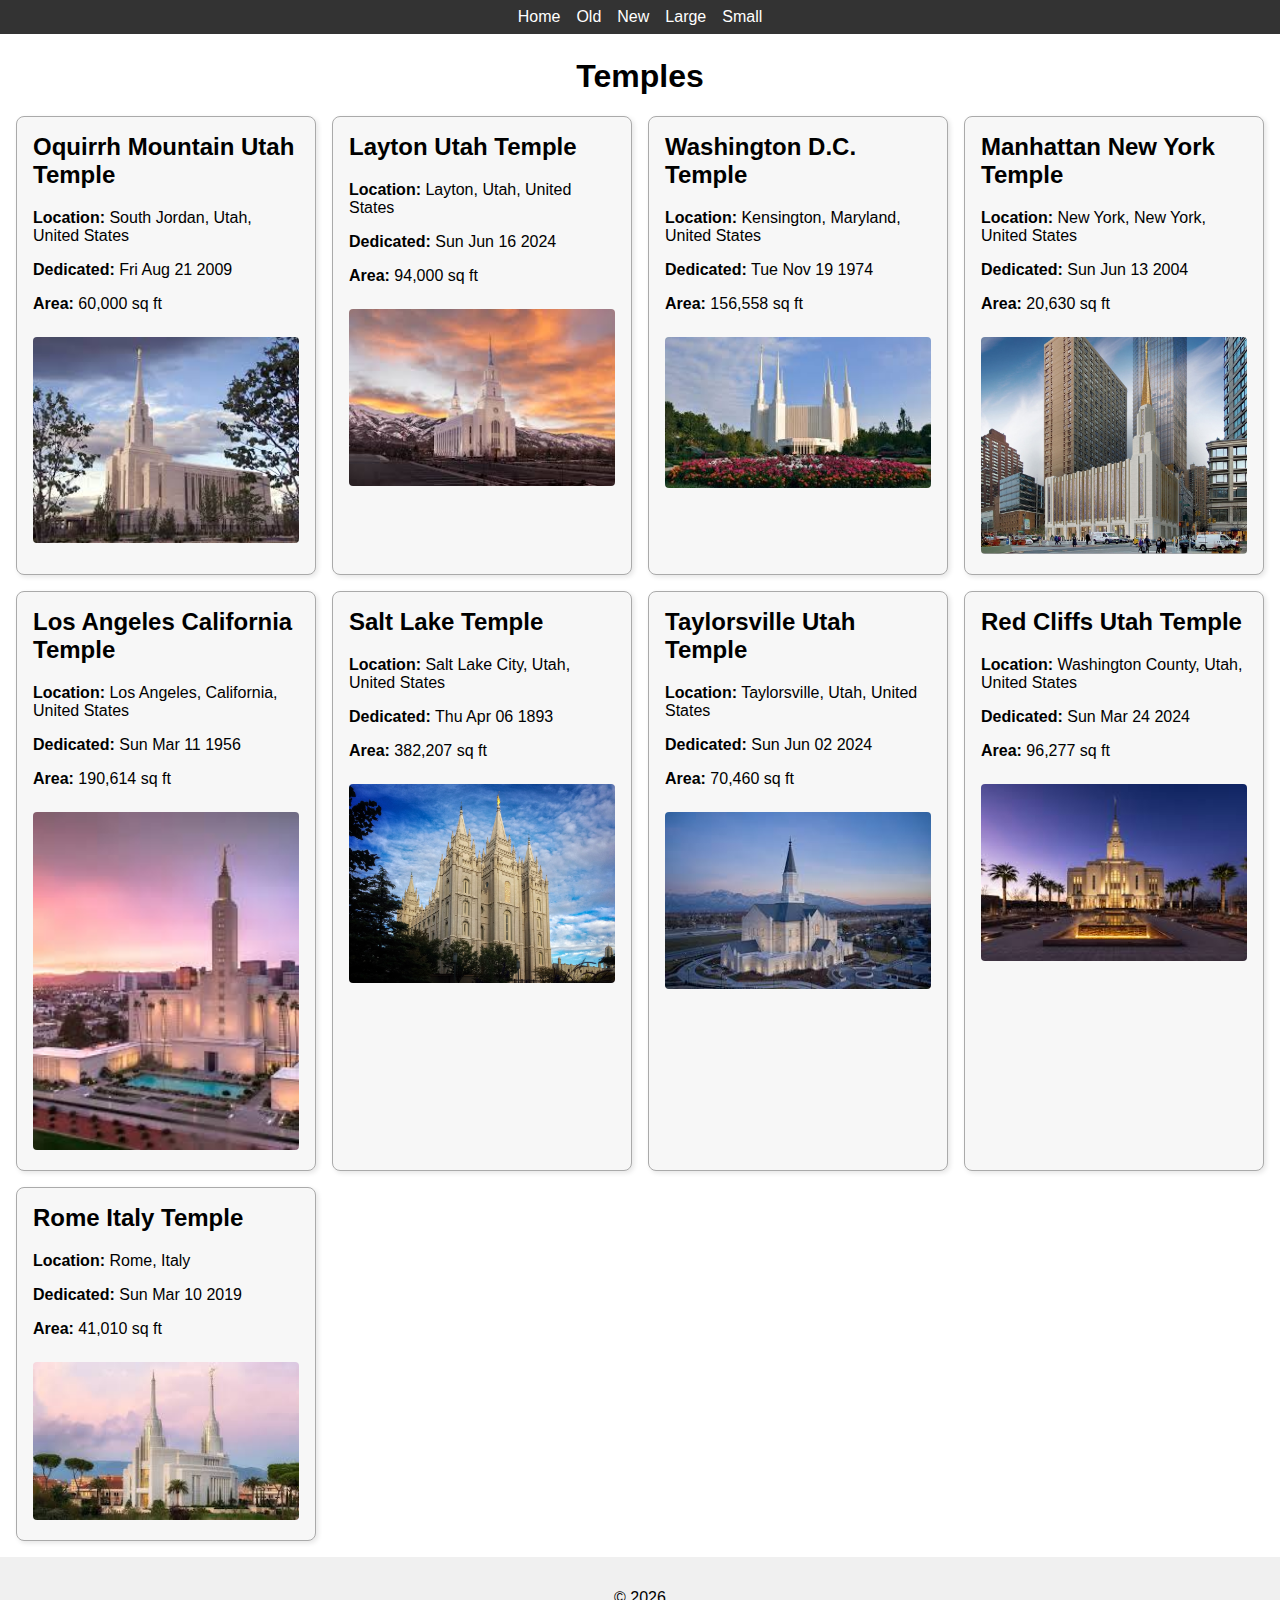
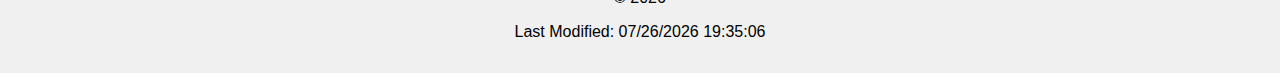
<file: filtered-temples.html>
<!DOCTYPE html>
<html lang="en">
<head>
  <meta charset="UTF-8" />
  <meta name="viewport" content="width=device-width, initial-scale=1.0"/>
  <title>Filtered Temples</title>
  <link rel="stylesheet" href="styles/filtered-temples.css" />
</head>
<body>
  <header>
    <nav>
      <ul>
        <li><a href="#" id="nav-home">Home</a></li>
        <li><a href="#" id="nav-old">Old</a></li>
        <li><a href="#" id="nav-new">New</a></li>
        <li><a href="#" id="nav-large">Large</a></li>
        <li><a href="#" id="nav-small">Small</a></li>
      </ul>
    </nav>
  </header>

  <main>
    <h1>Temples</h1>
    <div id="temple-cards" class="temple-grid">
    </div>
  </main>

  <footer>
    <p>&copy; <span id="currentyear"></span></p>
    <p id="lastModified"></p>
  </footer>

  <script src="scripts/filtered-temples.js"></script>
</body>
</html>
</file>
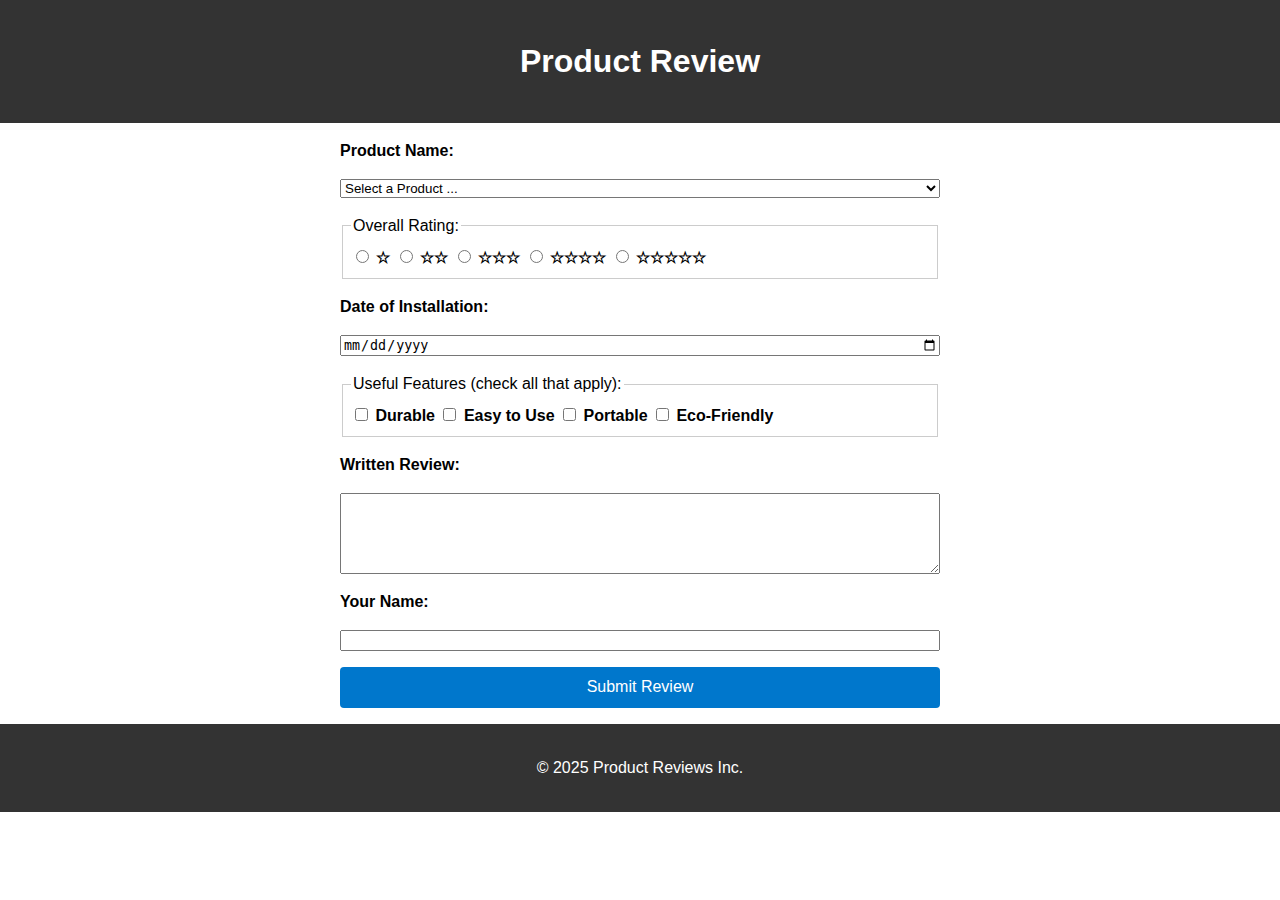
<file: form.html>
<!DOCTYPE html>
<html lang="en">
<head>
  <meta charset="UTF-8">
  <meta name="viewport" content="width=device-width, initial-scale=1.0">
  <title>Product Review Form</title>
  <link rel="stylesheet" href="styles/form.css">
  <script defer src="scripts/form.js"></script>
</head>
<body>
  <header>
    <h1>Product Review</h1>
  </header>

  <main>
    <form method="get" action="review.html">
      <label for="product">Product Name:</label>
      <select id="product" name="product" required>
        <option value="" disabled selected>Select a Product ...</option>
      </select>

      <fieldset>
        <legend>Overall Rating:</legend>
        <label><input type="radio" id="rating1" name="rating" value="1" required> ☆</label>
        <label><input type="radio" id="rating2" name="rating" value="2"> ☆☆</label>
        <label><input type="radio" id="rating3" name="rating" value="3"> ☆☆☆</label>
        <label><input type="radio" id="rating4" name="rating" value="4"> ☆☆☆☆</label>
        <label><input type="radio" id="rating5" name="rating" value="5"> ☆☆☆☆☆</label>
      </fieldset>

      <label for="install-date">Date of Installation:</label>
      <input type="date" id="install-date" name="installDate" required>

      <fieldset>
        <legend>Useful Features (check all that apply):</legend>
        <label><input type="checkbox" id="feature1" name="features" value="durable"> Durable</label>
        <label><input type="checkbox" id="feature2" name="features" value="easy"> Easy to Use</label>
        <label><input type="checkbox" id="feature3" name="features" value="portable"> Portable</label>
        <label><input type="checkbox" id="feature4" name="features" value="eco"> Eco-Friendly</label>
      </fieldset>

      <label for="review">Written Review:</label>
      <textarea id="review" name="review" rows="5"></textarea>

      <label for="username">Your Name:</label>
      <input type="text" id="username" name="username">

      <input type="submit" value="Submit Review">
    </form>
  </main>

  <footer>
    <p>&copy; 2025 Product Reviews Inc.</p>
  </footer>
</body>
</html>
</file>
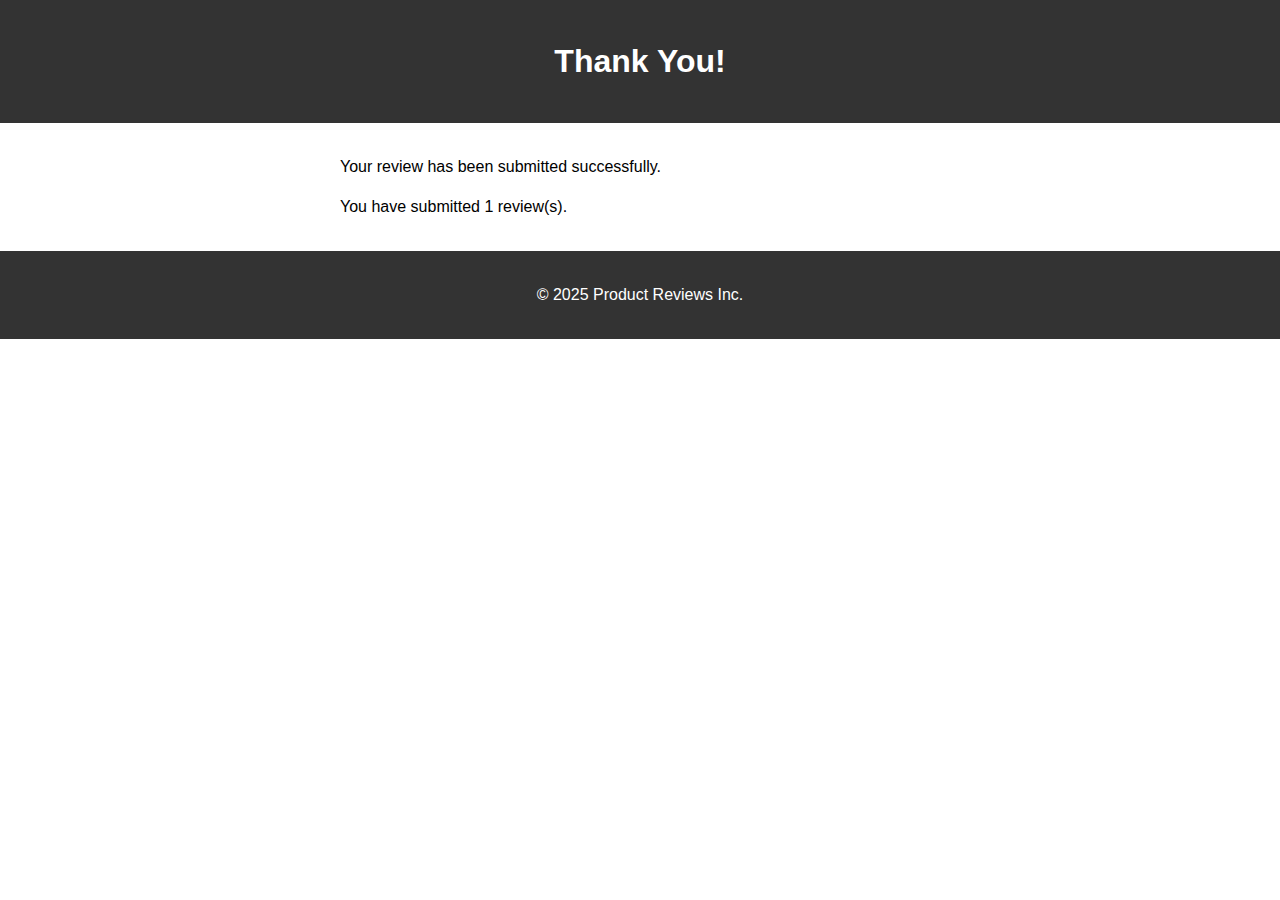
<file: review.html>
<!DOCTYPE html>
<html lang="en">
<head>
  <meta charset="UTF-8">
  <meta name="viewport" content="width=device-width, initial-scale=1.0">
  <title>Review Confirmation</title>
  <link rel="stylesheet" href="styles/form.css">
  <script defer src="scripts/review.js"></script>
</head>
<body>
  <header>
    <h1>Thank You!</h1>
  </header>

  <main>
    <p>Your review has been submitted successfully.</p>
    <p>You have submitted <span id="reviewCount">0</span> review(s).</p>
  </main>

  <footer>
    <p>&copy; 2025 Product Reviews Inc.</p>
  </footer>
</body>
</html>
</file>
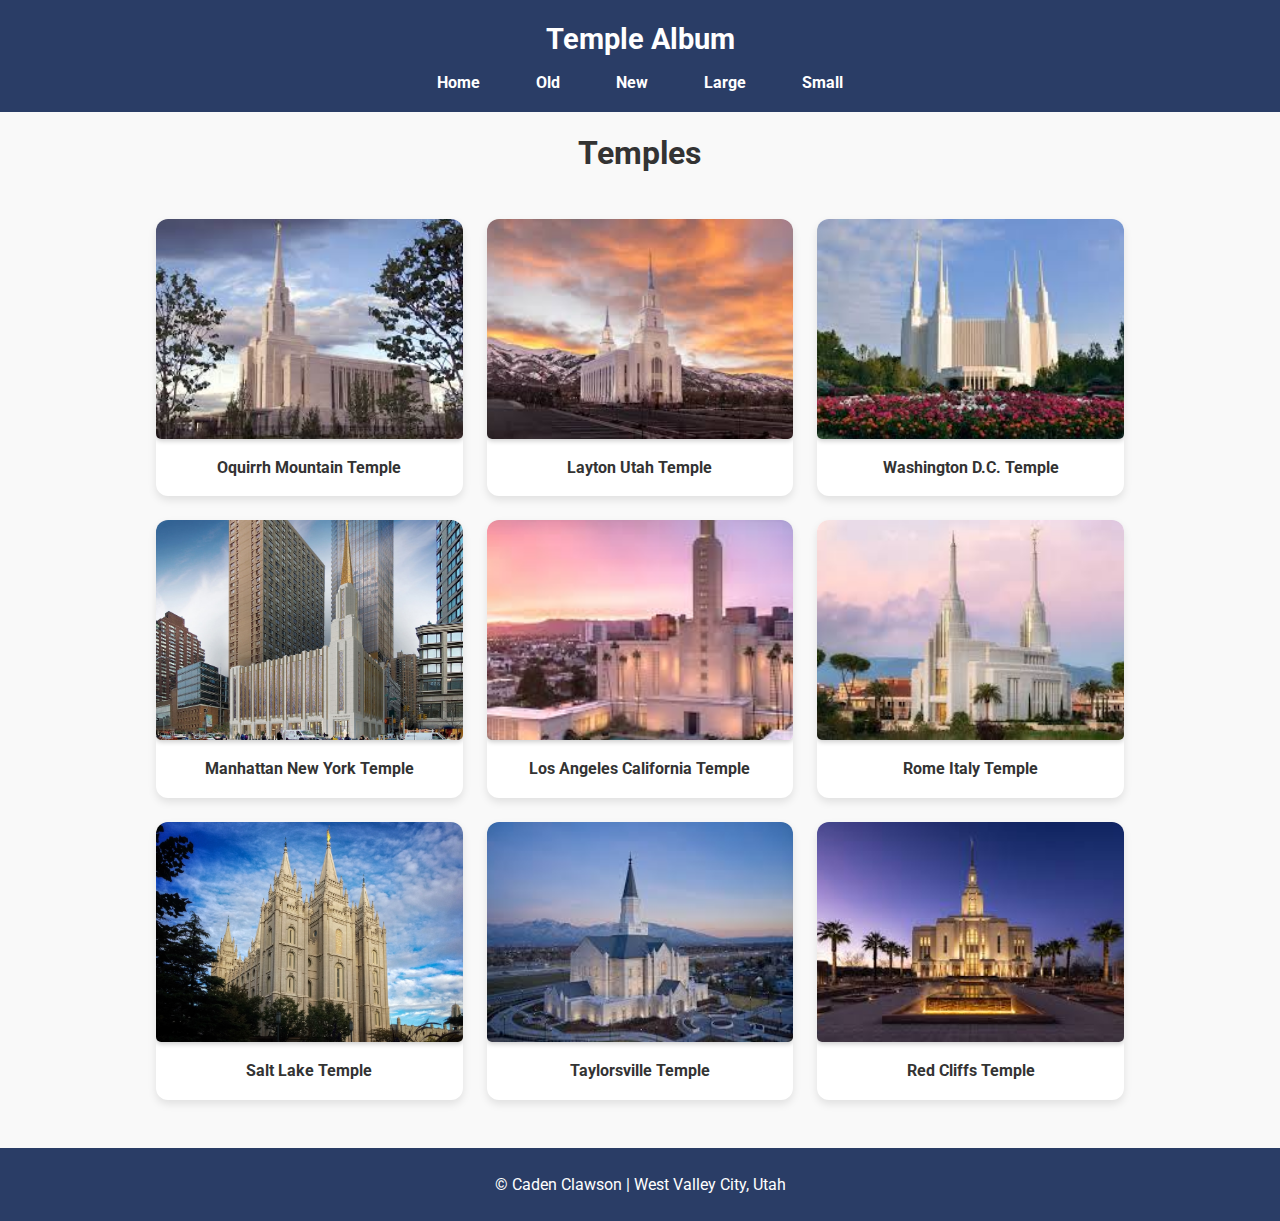
<file: temples.html>
<!DOCTYPE html>
<html lang="en">
<head>
    <meta charset="UTF-8">
    <meta name="viewport" content="width=device-width, initial-scale=1.0">
    <title>Temple Album</title>
    <meta name="description" content="Temple Album for WDD 131 assignment">
    <meta name="author" content="Caden Clawson">

    <link rel="stylesheet" href="styles/temples.css">
    <link rel="stylesheet" href="styles/temples-large.css">

    <script src="scripts/temples.js" defer></script>
</head>

<body>
    <header>
        <h1>Temple Album</h1>
        <nav>
            <ul>
                <li><a href="#">Home</a></li>
                <li><a href="#">Old</a></li>
                <li><a href="#">New</a></li>
                <li><a href="#">Large</a></li>
                <li><a href="#">Small</a></li>
            </ul>
        </nav>
    </header>

    <main>
        <h1>Temples</h1>
        <figure>
            <img src="images/oquirrh.jpeg" alt="Oquirrh">
            <figcaption>Oquirrh Mountain Temple</figcaption>
        </figure>
        <figure>
            <img src="images/layton.jpeg" alt="Layton">
            <figcaption>Layton Utah Temple</figcaption>
        </figure>
        <figure>
            <img src="images/washington.jpeg" alt="Washington">
            <figcaption>Washington D.C. Temple</figcaption>
        </figure>
        <figure>
            <img src="images/newYork.jpg" alt="New York">
            <figcaption>Manhattan New York Temple</figcaption>
        </figure>
        <figure>
            <img src="images/la.jpeg" alt="Los Angeles">
            <figcaption>Los Angeles California Temple</figcaption>
        </figure>
        <figure>
            <img src="images/rome.jpeg" alt="Rome">
            <figcaption>Rome Italy Temple</figcaption>
        </figure>
        <figure>
            <img src="images/saltLake.jpg" alt="Salt Lake">
            <figcaption>Salt Lake Temple</figcaption>
        </figure>
        <figure>
            <img src="images/taylorsville.jpeg" alt="Taylorsville">
            <figcaption>Taylorsville Temple</figcaption>
        </figure>
        <figure>
            <img src="images/redCliffs.jpeg" alt="Red Cliffs">
            <figcaption>Red Cliffs Temple</figcaption>
        </figure>
    </main>

    <footer>
        <p>
            &copy; <span id="currentyear"></span> Caden Clawson | West Valley City, Utah
        </p>
        <p id="lastModified"></p>
    </footer>
</body>
</html>
</file>
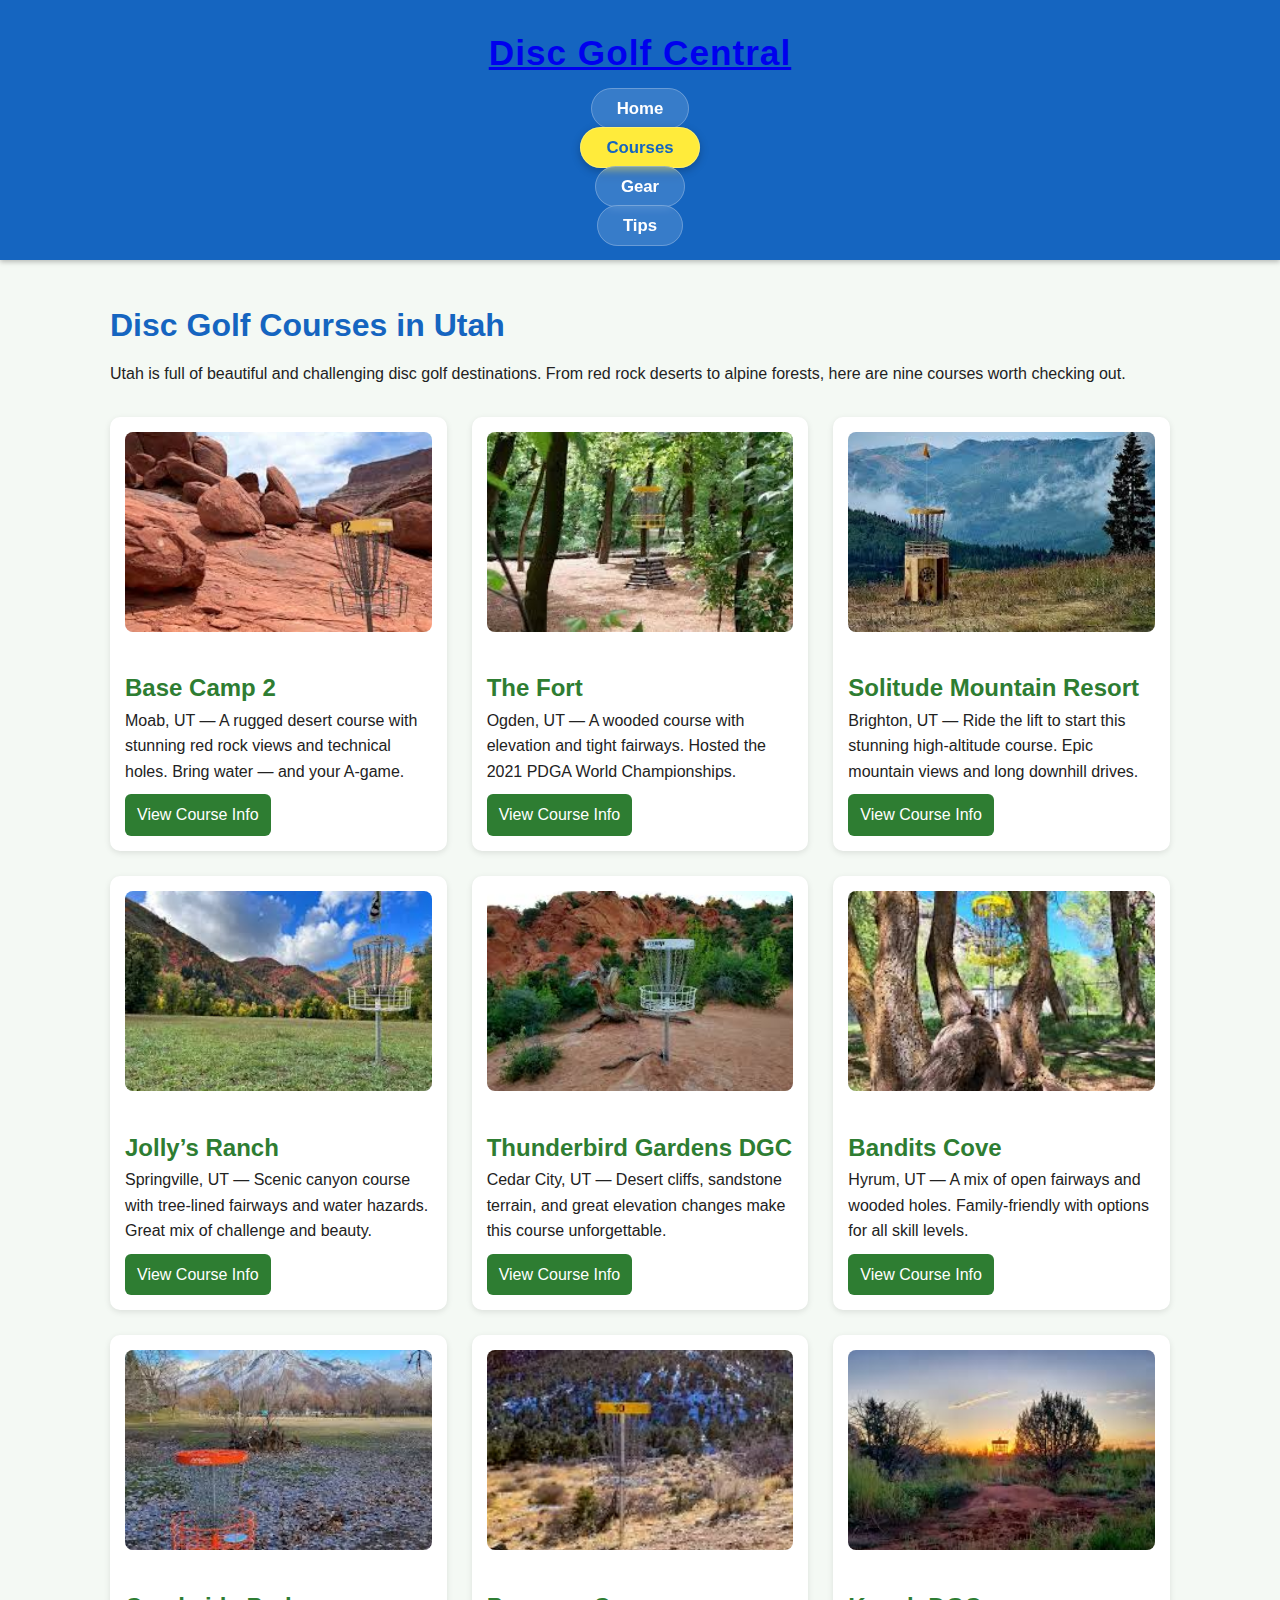
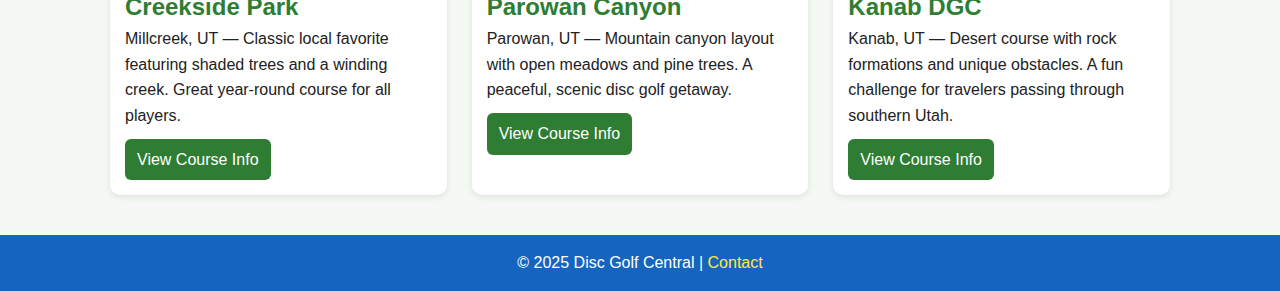
<file: discWebsite/courses.html>
<!DOCTYPE html>
<html lang="en">
<head>
  <meta charset="UTF-8" />
  <meta name="viewport" content="width=device-width, initial-scale=1.0" />
  <title>Utah Disc Golf Courses</title>
  <link rel="stylesheet" href="styles/styles.css" />
</head>
<body>
    <header class="site-header">
        <div class="container header-inner">
          <div class="logo"><a href="index.html">Disc Golf Central</a></div>
          <nav class="main-nav" aria-label="Main navigation">
            <ul class="nav-list">
              <li><a href="index.html">Home</a></li>
              <li><a class="active" href="courses.html">Courses</a></li>
              <li><a href="gear.html">Gear</a></li>
              <li><a href="tips.html">Tips</a></li>
            </ul>
          </nav>
        </div>
      </header>

      <main>
        <h1>Disc Golf Courses in Utah</h1>
        <p>Utah is full of beautiful and challenging disc golf destinations. From red rock deserts to alpine forests, here are nine courses worth checking out.</p>
    
        <section class="course-grid">
    
          <article class="course-card">
            <img src="images/moab.jpeg" alt="Base Camp 2 Disc Golf Course in Moab, Utah" loading="lazy" />
            <h2>Base Camp 2</h2>
            <p>Moab, UT — A rugged desert course with stunning red rock views and technical holes. Bring water — and your A-game.</p>
            <a href="https://www.dgcoursereview.com/course.php?id=7394" target="_blank" class="course-link">View Course Info</a>
          </article>
    
          <article class="course-card">
            <img src="images/fort.jpeg" alt="The Fort Disc Golf Course in Ogden, Utah" loading="lazy" />
            <h2>The Fort</h2>
            <p>Ogden, UT — A wooded course with elevation and tight fairways. Hosted the 2021 PDGA World Championships.</p>
            <a href="https://www.dgcoursereview.com/course.php?id=10903" target="_blank" class="course-link">View Course Info</a>
          </article>
    
          <article class="course-card">
            <img src="images/brighton.jpeg" alt="Solitude Mountain Disc Golf Course in Brighton, Utah" loading="lazy" />
            <h2>Solitude Mountain Resort</h2>
            <p>Brighton, UT — Ride the lift to start this stunning high-altitude course. Epic mountain views and long downhill drives.</p>
            <a href="https://www.dgcoursereview.com/course.php?id=252" target="_blank" class="course-link">View Course Info</a>
          </article>
    
          <article class="course-card">
            <img src="images/jolleys.jpeg" alt="Jolly's Ranch Disc Golf Course in Springville, Utah" loading="lazy" />
            <h2>Jolly’s Ranch</h2>
            <p>Springville, UT — Scenic canyon course with tree-lined fairways and water hazards. Great mix of challenge and beauty.</p>
            <a href="https://www.dgcoursereview.com/course.php?id=8847" target="_blank" class="course-link">View Course Info</a>
          </article>
    
          <article class="course-card">
            <img src="images/thunderbird.jpeg" alt="Thunderbird Gardens Disc Golf Course in Cedar City, Utah" loading="lazy" />
            <h2>Thunderbird Gardens DGC</h2>
            <p>Cedar City, UT — Desert cliffs, sandstone terrain, and great elevation changes make this course unforgettable.</p>
            <a href="https://www.dgcoursereview.com/course.php?id=10822" target="_blank" class="course-link">View Course Info</a>
          </article>
    
          <article class="course-card">
            <img src="images/bandits.jpeg" alt="Bandits Cove Disc Golf Course in Hyrum, Utah" loading="lazy" />
            <h2>Bandits Cove</h2>
            <p>Hyrum, UT — A mix of open fairways and wooded holes. Family-friendly with options for all skill levels.</p>
            <a href="https://www.dgcoursereview.com/course.php?id=12320" target="_blank" class="course-link">View Course Info</a>
          </article>
    
          <article class="course-card">
            <img src="images/millcreek.jpeg" alt="Creekside Park Disc Golf Course in Millcreek, Utah" loading="lazy" />
            <h2>Creekside Park</h2>
            <p>Millcreek, UT — Classic local favorite featuring shaded trees and a winding creek. Great year-round course for all players.</p>
            <a href="https://www.dgcoursereview.com/course.php?id=88" target="_blank" class="course-link">View Course Info</a>
          </article>
    
          <article class="course-card">
            <img src="images/parowan.jpeg" alt="Parowan Canyon Disc Golf Course in Parowan, Utah" loading="lazy" />
            <h2>Parowan Canyon</h2>
            <p>Parowan, UT — Mountain canyon layout with open meadows and pine trees. A peaceful, scenic disc golf getaway.</p>
            <a href="https://www.dgcoursereview.com/course.php?id=11812" target="_blank" class="course-link">View Course Info</a>
          </article>
    
          <article class="course-card">
            <img src="images/kanab.jpeg" alt="Kanab Disc Golf Course in Kanab, Utah" loading="lazy" />
            <h2>Kanab DGC</h2>
            <p>Kanab, UT — Desert course with rock formations and unique obstacles. A fun challenge for travelers passing through southern Utah.</p>
            <a href="https://www.dgcoursereview.com/course.php?id=11234" target="_blank" class="course-link">View Course Info</a>
          </article>
    
        </section>
      </main>

  <footer>
    <p>© 2025 Disc Golf Central | <a href="contact.html">Contact</a></p>
  </footer>

  <script src="scripts/sripts.js"></script>
</body>
</html>
</file>
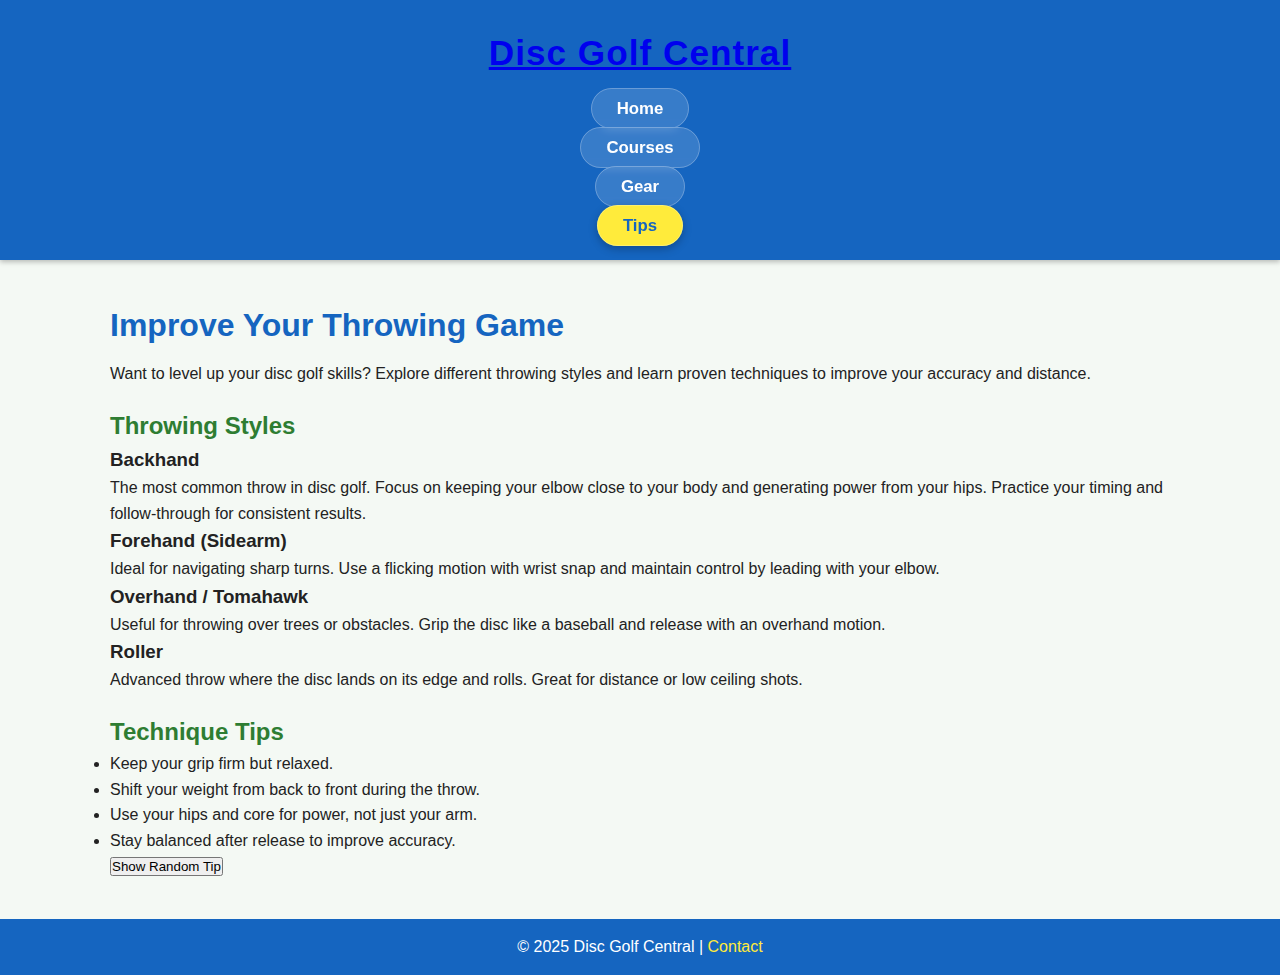
<file: discWebsite/tips.html>
<!DOCTYPE html>
<html lang="en">
<head>
  <meta charset="UTF-8">
  <meta name="viewport" content="width=device-width, initial-scale=1.0">
  <title>Disc Golf Tips & Techniques</title>
  <link rel="stylesheet" href="styles/styles.css">
</head>

<body>
  <header class="site-header">
    <div class="container header-inner">
      <div class="logo"><a href="index.html">Disc Golf Central</a></div>
      <nav class="main-nav" aria-label="Main navigation">
        <ul class="nav-list">
          <li><a href="index.html">Home</a></li>
          <li><a href="courses.html">Courses</a></li>
          <li><a href="gear.html">Gear</a></li>
          <li><a class="active" href="tips.html">Tips</a></li>
        </ul>
      </nav>
    </div>
  </header>

  <main>
    <h1>Improve Your Throwing Game</h1>
    <p>Want to level up your disc golf skills? Explore different throwing styles and learn proven techniques to improve your accuracy and distance.</p>

    <section>
      <h2>Throwing Styles</h2>

      <article>
        <h3>Backhand</h3>
        <p>The most common throw in disc golf. Focus on keeping your elbow close to your body and generating power from your hips. Practice your timing and follow-through for consistent results.</p>
      </article>

      <article>
        <h3>Forehand (Sidearm)</h3>
        <p>Ideal for navigating sharp turns. Use a flicking motion with wrist snap and maintain control by leading with your elbow.</p>
      </article>

      <article>
        <h3>Overhand / Tomahawk</h3>
        <p>Useful for throwing over trees or obstacles. Grip the disc like a baseball and release with an overhand motion.</p>
      </article>

      <article>
        <h3>Roller</h3>
        <p>Advanced throw where the disc lands on its edge and rolls. Great for distance or low ceiling shots.</p>
      </article>
    </section>

    <section id="tips-section">
      <h2>Technique Tips</h2>
      <ul>
        <li>Keep your grip firm but relaxed.</li>
        <li>Shift your weight from back to front during the throw.</li>
        <li>Use your hips and core for power, not just your arm.</li>
        <li>Stay balanced after release to improve accuracy.</li>
      </ul>

      <button id="tipButton">Show Random Tip</button>
      <p id="randomTip"></p>
    </section>
  </main>

  <footer>
    <p>© 2025 Disc Golf Central | <a href="contact.html">Contact</a></p>
  </footer>

  <script src="scripts/sripts.js"></script>
</body>
</html>
</file>
<file: styles/filtered-temples.css>
body {
    font-family: Arial, sans-serif;
    margin: 0;
    padding: 0;
  }
  
header {
    background: #333;
    color: white;
    padding: 0.5rem;
    text-align: center; 
  }
  
  header nav ul {
    list-style: none;
    display: flex;
    justify-content: center; 
    gap: 1rem;
    padding: 0;
    margin: 0;
  }
 
  main h1 {
    text-align: center;
    margin-top: 0.5rem;
  }
  
  footer {
    text-align: center;
    padding: 1rem;
    background: #f0f0f0;
  }

  header nav a {
    color: white;
    text-decoration: none;
  }
  
  header nav a:hover {
    text-decoration: underline;
  }
  
  main {
    padding: 1rem;
  }
  
  .temple-grid {
    display: grid;
    grid-template-columns: repeat(auto-fit, minmax(300px, 1fr));
    gap: 1rem;
    margin-top: 1rem;
  }
  
  .temple-card {
    border: 1px solid #aaa;
    border-radius: 8px;
    padding: 1rem;
    background: #f7f7f7;
    box-shadow: 2px 2px 5px rgba(0,0,0,0.1);
  }
  
  .temple-card h2 {
    margin-top: 0;
  }
  
  .temple-card img {
    width: 100%;
    height: auto;
    border-radius: 4px;
    margin-top: 0.5rem;
  }
</file>
<file: styles/form.css>
body {
  font-family: Arial, sans-serif;
  margin: 0;
  padding: 0;
  line-height: 1.5;
}

header, footer {
  background: #333;
  color: white;
  text-align: center;
  padding: 1em;
}

main {
  padding: 1em;
  max-width: 600px;
  margin: auto;
}

form {
  display: flex;
  flex-direction: column;
  gap: 1em;
}

label {
  font-weight: bold;
}

fieldset {
  border: 1px solid #ccc;
  padding: 0.5em;
}

input[type="submit"] {
  background: #0077cc;
  color: white;
  border: none;
  padding: 0.7em;
  cursor: pointer;
  font-size: 1em;
  border-radius: 4px;
}

input[type="submit"]:hover {
  background: #005fa3;
}

@media (max-width: 600px) {
  main {
    padding: 0.5em;
  }
}
</file>
<file: styles/temples.css>
@import url('https://fonts.googleapis.com/css2?family=Roboto:wght@400;700&display=swap');

* {
  margin: 0;
  padding: 0;
  box-sizing: border-box;
}

body {
  font-family: 'Roboto', sans-serif;
  line-height: 1.6;
  background-color: #f9f9f9;
  color: #333;
}

header {
  background-color: #2a3d66;
  color: white;
  padding: 1rem;
  text-align: center;
}

header h1 {
  font-size: 1.8rem;
  margin-bottom: 0.5rem;
}

nav {
  display: flex;
  justify-content: center;
  gap: 1rem;
  margin-top: 0.5rem;
}

nav a {
  text-decoration: none;
  color: white;
  font-weight: bold;
  padding: 0.5rem 1rem;
  border-radius: 5px;
  transition: background 0.3s ease;
}

nav a:hover {
  background-color: #1d2a47;
}

main {
  max-width: 800px;
  margin: 1rem auto;
  padding: 1rem;
}

main {
  display: grid;
  grid-template-columns: 1fr;
  gap: 1rem;
}

figure {
  background: white;
  border-radius: 10px;
  overflow: hidden;
  box-shadow: 0 2px 8px rgba(0,0,0,0.1);
  text-align: center;
}

figure img {
  width: 100%;
  display: block;
}

figcaption {
  padding: 0.5rem;
  font-weight: bold;
}

footer {
  background-color: #2a3d66;
  color: white;
  text-align: center;
  padding: 1rem;
  margin-top: 2rem;
}

footer p {
  margin: 0.5rem 0;
}

#menuButton {
    background: none;
    border: none;
    color: white;
    font-size: 2rem;
    cursor: pointer;
    display: block;
    margin: 0 auto;
  }
  
  #primaryNav {
    display: none;
    flex-direction: column;
    gap: 1rem;
    margin-top: 1rem;
  }
  
  #primaryNav.open {
    display: flex;
  }
  
  @media (min-width: 768px) {
    #menuButton {
      display: none;
    }
  
    #primaryNav {
      display: flex !important;
      flex-direction: row;
      justify-content: flex-start;
    }
  }
</file>
<file: styles/temples-large.css>
@media screen and (min-width: 768px) {

    nav ul {
        display: flex;
        justify-content: flex-end;
        gap: 1.5rem; 
        list-style: none;
        margin: 0;
        padding: 0;
    }

    nav li {
        display: inline;
    }

    nav a {
        text-decoration: none;
        color: white;
        font-weight: bold;
        padding: 0.5rem 1rem;
        transition: background 0.3s ease;
    }

    nav a:hover {
        background: rgba(255, 255, 255, 0.2);
        border-radius: 5px;
    }

    main {
        max-width: 1000px;
        margin: 0 auto;
        padding: 1rem;
    }
    main > h1 {
        grid-column: 1 / -1;
        text-align: center;
        margin-bottom: 1rem;
      }
      
    main {
        display: grid;
        grid-template-columns: repeat(3, 1fr);
        gap: 1.5rem;
    }

    figure {
        margin: 0;
        text-align: center;
    }

    figure img {
        width: 100%;
        height: auto;
        border-radius: 5px;
        box-shadow: 0 2px 5px rgba(0,0,0,0.2);
    }

    figcaption {
        margin-top: 0.5rem;
        font-weight: bold;
    }
    figure {
        display: flex;
        flex-direction: column;
        justify-content: space-between;
        border-radius: 12px;
        box-shadow: 0 4px 8px rgba(0,0,0,0.1);
        overflow: hidden;
        background: white;
      }
      
      figure img {
        width: 100%;
        height: 220px; 
        object-fit: cover;
      }
      
      figcaption {
        padding: 1rem;
        font-size: 1rem;
        text-align: center;
        margin: 0;
      }
}
</file>
<file: discWebsite/styles/styles.css>
/* ===== Root Variables ===== */
:root {
  --primary: #2e7d32;   /* Dark Green */
  --accent: #1565c0;    /* Blue */
  --bg: #f4f9f4;
  --text: #222;
  --text-light: #fff;
  --max-width: 1100px;
}

/* ===== Reset & Base ===== */
* {
  box-sizing: border-box;
  margin: 0;
  padding: 0;
}

body {
  font-family: 'Open Sans', sans-serif;
  background: var(--bg);
  color: var(--text);
  line-height: 1.6;
}

/* ===== Header & Navigation ===== */
.site-header {
  background: var(--accent);
  color: var(--text-light);
  text-align: center;
  padding: 25px 0 20px;
  position: relative;
  z-index: 10;
  box-shadow: 0 2px 5px rgba(0,0,0,0.25);
}

/* Center and stack everything */
.header-inner {
  display: flex;
  flex-direction: column;
  align-items: center;
  justify-content: center;
}

.logo {
  color: var(--text-light);
  font-size: 2.2rem;
  font-weight: 800;
  text-decoration: none;
  letter-spacing: 1px;
  margin-bottom: 15px;
  transition: transform 0.2s ease, color 0.2s ease;
}

.logo:hover {
  transform: scale(1.05);
  color: #ffeb3b;
}

/* --- Button-Style Navigation Links --- */
.main-nav {
  width: 100%;
  display: flex;
  justify-content: center;
}

.nav-list {
  list-style: none;
  display: flex;
  flex-direction: column;
  align-items: center;
  gap: 12px;
  padding: 0;
  margin: 0;
}

.nav-list li {
  display: inline-block;
}

.nav-list a {
  position: relative;
  background: rgba(255, 255, 255, 0.15);
  color: #ffffff;
  text-decoration: none;
  font-weight: 600;
  font-size: 1.05rem;
  padding: 10px 25px;
  border-radius: 30px;
  transition: all 0.3s ease;
  border: 1px solid rgba(255, 255, 255, 0.25);
  backdrop-filter: blur(4px);
}

.nav-list a:hover,
.nav-list a.active {
  background: #ffeb3b;
  color: var(--accent);
  transform: translateY(-2px);
  box-shadow: 0 3px 8px rgba(0,0,0,0.25);
}

/* ===== Hero Section ===== */
.hero {
  position: relative;
  text-align: center;
  color: white;
  overflow: hidden;
  height: 80vh;
  display: flex;
  flex-direction: column;
  justify-content: center;
  align-items: center;
}

.hero img {
  width: 100%;
  height: 100%;
  object-fit: cover;
  filter: brightness(55%);
  position: absolute;
  top: 0;
  left: 0;
  z-index: 1;
}

.hero-text {
  position: relative;
  z-index: 2;
  max-width: 800px;
  text-align: center;
  padding: 1.5rem;
}

.hero-text h1 {
  font-size: 2.8rem;
  margin-bottom: 0.5rem;
  color: #ffffff;
}

.hero-text p {
  font-size: 1.2rem;
  margin-bottom: 1.5rem;
  color: #f0f0f0;
}

/* Call-to-action button */
.cta-button,
.hero-button {
  background: var(--primary);
  color: white;
  padding: 0.8rem 1.6rem;
  border-radius: 25px;
  text-decoration: none;
  font-weight: bold;
  transition: all 0.3s ease;
  display: inline-block;
}

.cta-button:hover,
.hero-button:hover {
  background: #1b5e20;
  transform: translateY(-2px);
}

/* ===== Responsive ===== */
@media (max-width: 768px) {
  .logo {
    font-size: 1.8rem;
  }

  .nav-list {
    gap: 10px;
  }

  .nav-list a {
    font-size: 1rem;
    padding: 8px 18px;
  }

  .hero-text h1 {
    font-size: 2.2rem;
  }
}

/* ===== Hero Section ===== */
.hero-section {
  background-image: url('../images/hero.jpeg');
  background-size: cover;
  background-position: center;
  background-repeat: no-repeat;
  height: 80vh;
  display: flex;
  flex-direction: column;
  align-items: center;
  justify-content: center;
  position: relative;
  text-align: center;
  color: white;
  padding-top: 50px; /* ensures text doesn't crowd nav */
}

.hero-section::before {
  content: "";
  position: absolute;
  inset: 0;
  background-color: rgba(0, 0, 0, 0.45);
}

.hero-text {
  position: relative;
  z-index: 1;
  max-width: 800px;
  padding: 1rem;
  text-align: center;
}

.hero-text h1 {
  font-size: 2.8rem;
  margin-bottom: 0.5rem;
  color: #ffffff;
}

.hero-text p {
  font-size: 1.2rem;
  margin-bottom: 1.5rem;
  color: #f0f0f0;
}

/* ===== Responsive ===== */
@media (max-width: 768px) {
  .logo { font-size: 1.7rem; }
  .nav-links a { font-size: 1rem; padding: 8px 15px; }
  .hero-text h1 { font-size: 2.2rem; }
}

/* --- Hover underline effect --- */
.nav-links a::after {
  content: "";
  position: absolute;
  bottom: 0;
  left: 0;
  width: 0%;
  height: 2px;
  background: #ffeb3b;
  transition: width 0.3s ease;
}

.nav-links a:hover::after,
.nav-links a.active::after {
  width: 100%;
}

.nav-links a:hover {
  color: #ffeb3b;
}

/* ===== Mobile Responsive ===== */
@media (max-width: 768px) {
  .logo {
    font-size: 1.6rem;
  }

  .nav-links {
    gap: 20px;
  }

  .nav-links a {
    font-size: 1rem;
  }
}

/* --- Subtle hover underline animation --- */
.nav-links a::after {
  content: "";
  position: absolute;
  width: 0;
  height: 2px;
  bottom: -5px;
  left: 0;
  background: #ffeb3b;
  transition: width 0.3s ease;
}

.nav-links a:hover::after,
.nav-links a.active::after {
  width: 100%;
}

.nav-links a:hover {
  color: #ffeb3b;
}

/* ===== Mobile Styling ===== */
@media (max-width: 768px) {
  .main-nav {
    padding: 15px;
  }

  .logo {
    font-size: 1.5rem;
  }

  .nav-links {
    gap: 20px;
  }

  .nav-links a {
    font-size: 1rem;
  }
}

/* ===== Hero Section ===== */
.hero {
  position: relative;
  text-align: center;
  color: white;
  overflow: hidden;
  height: 80vh;
  display: flex;
  justify-content: center;
  align-items: center;
}

.hero img {
  width: 100%;
  height: 100%;
  object-fit: cover;
  filter: brightness(55%);
  position: absolute;
  top: 0;
  left: 0;
  z-index: 1;
}

.hero-text {
  position: relative;
  z-index: 2;
  max-width: 800px;
  text-align: center;
  padding: 1rem;
}

.hero-text h1 {
  font-size: 2.8rem;
  margin-bottom: 0.5rem;
}

.hero-text p {
  font-size: 1.2rem;
  margin-bottom: 1.5rem;
}

.cta-button,
.hero-button {
  background: var(--primary);
  color: white;
  padding: 0.75rem 1.5rem;
  border-radius: 10px;
  text-decoration: none;
  font-weight: bold;
  transition: background-color 0.3s;
  display: inline-block;
}

.cta-button:hover,
.hero-button:hover {
  background: #1b5e20;
}

/* ===== Sections ===== */
main {
  max-width: var(--max-width);
  margin: 40px auto;
  padding: 0 20px;
}

h1 { color: var(--accent); margin-bottom: 10px; }
h2 { color: var(--primary); margin-top: 20px; }

/* ===== Features Section ===== */
.features {
  display: grid;
  grid-template-columns: repeat(auto-fit, minmax(300px, 1fr));
  gap: 30px;
  max-width: var(--max-width);
  margin: 50px auto;
  padding: 0 20px;
}

.feature-card {
  background: white;
  border-radius: 10px;
  box-shadow: 0 2px 8px rgba(0,0,0,0.1);
  overflow: hidden;
  text-align: center;
  padding-bottom: 20px;
}

.feature-card img {
  width: 100%;
  height: 200px;
  object-fit: cover;
}

.feature-card h3 {
  color: var(--accent);
  margin: 15px 0 10px;
}

.feature-link {
  text-decoration: none;
  color: white;
  background: var(--accent);
  padding: 10px 20px;
  border-radius: 5px;
  display: inline-block;
}

.feature-link:hover {
  background: var(--primary);
}

/* ===== Course Page ===== */
.course-grid {
  display: grid;
  gap: 25px;
  grid-template-columns: repeat(auto-fit, minmax(250px, 1fr));
  margin-top: 30px;
}

.course-card {
  background: white;
  border-radius: 10px;
  box-shadow: 0 2px 6px rgba(0, 0, 0, 0.1);
  padding: 15px;
  transition: transform 0.2s;
}

.course-card:hover { transform: translateY(-5px); }

.course-card img {
  width: 100%;
  height: 200px;
  object-fit: cover;
  border-radius: 8px;
  margin-bottom: 10px;
}

.course-link {
  display: inline-block;
  margin-top: 10px;
  background: var(--primary);
  color: white;
  padding: 8px 12px;
  border-radius: 6px;
  text-decoration: none;
  transition: background 0.3s;
}

.course-link:hover { background: #388e3c; }

/* ===== Gear Page ===== */
.disc-section,
.flight-section,
.tips-section {
  background: white;
  border-radius: 10px;
  box-shadow: 0 2px 6px rgba(0, 0, 0, 0.1);
  padding: 20px;
  margin: 20px 0;
}

/* ===== Flight Animation ===== */
.flight-chart {
  display: flex;
  flex-direction: column;
  gap: 60px;
  align-items: center;
  width: 100%;
}

.flight-svg {
  width: 100%;
  height: auto;
  background: #f5f5f5;
  border-radius: 12px;
  padding: 10px;
  box-shadow: 0 2px 8px rgba(0, 0, 0, 0.1);
}

.flight-path {
  fill: none;
  stroke-width: 6;
  stroke-linecap: round;
  stroke-dasharray: 1500;
  stroke-dashoffset: 1500;
  animation: drawPath 2.5s ease-in-out forwards;
}

.driver-path { stroke: #1565c0; }
.midrange-path { stroke: #43a047; }
.putter-path { stroke: #8bc34a; }

@keyframes drawPath {
  to { stroke-dashoffset: 0; }
}

/* ===== Footer ===== */
footer {
  background: var(--accent);
  color: var(--text-light);
  text-align: center;
  padding: 15px 0;
  margin-top: 40px;
}

footer a {
  color: #ffeb3b;
  text-decoration: none;
}

/* ===== Responsive ===== */
@media (max-width: 768px) {
  nav { flex-direction: column; gap: 1rem; }
  .hero-text h1 { font-size: 2rem; }
  .disc-type { flex-direction: column; text-align: center; }
  .course-card img { height: 160px; }
}
</file>
